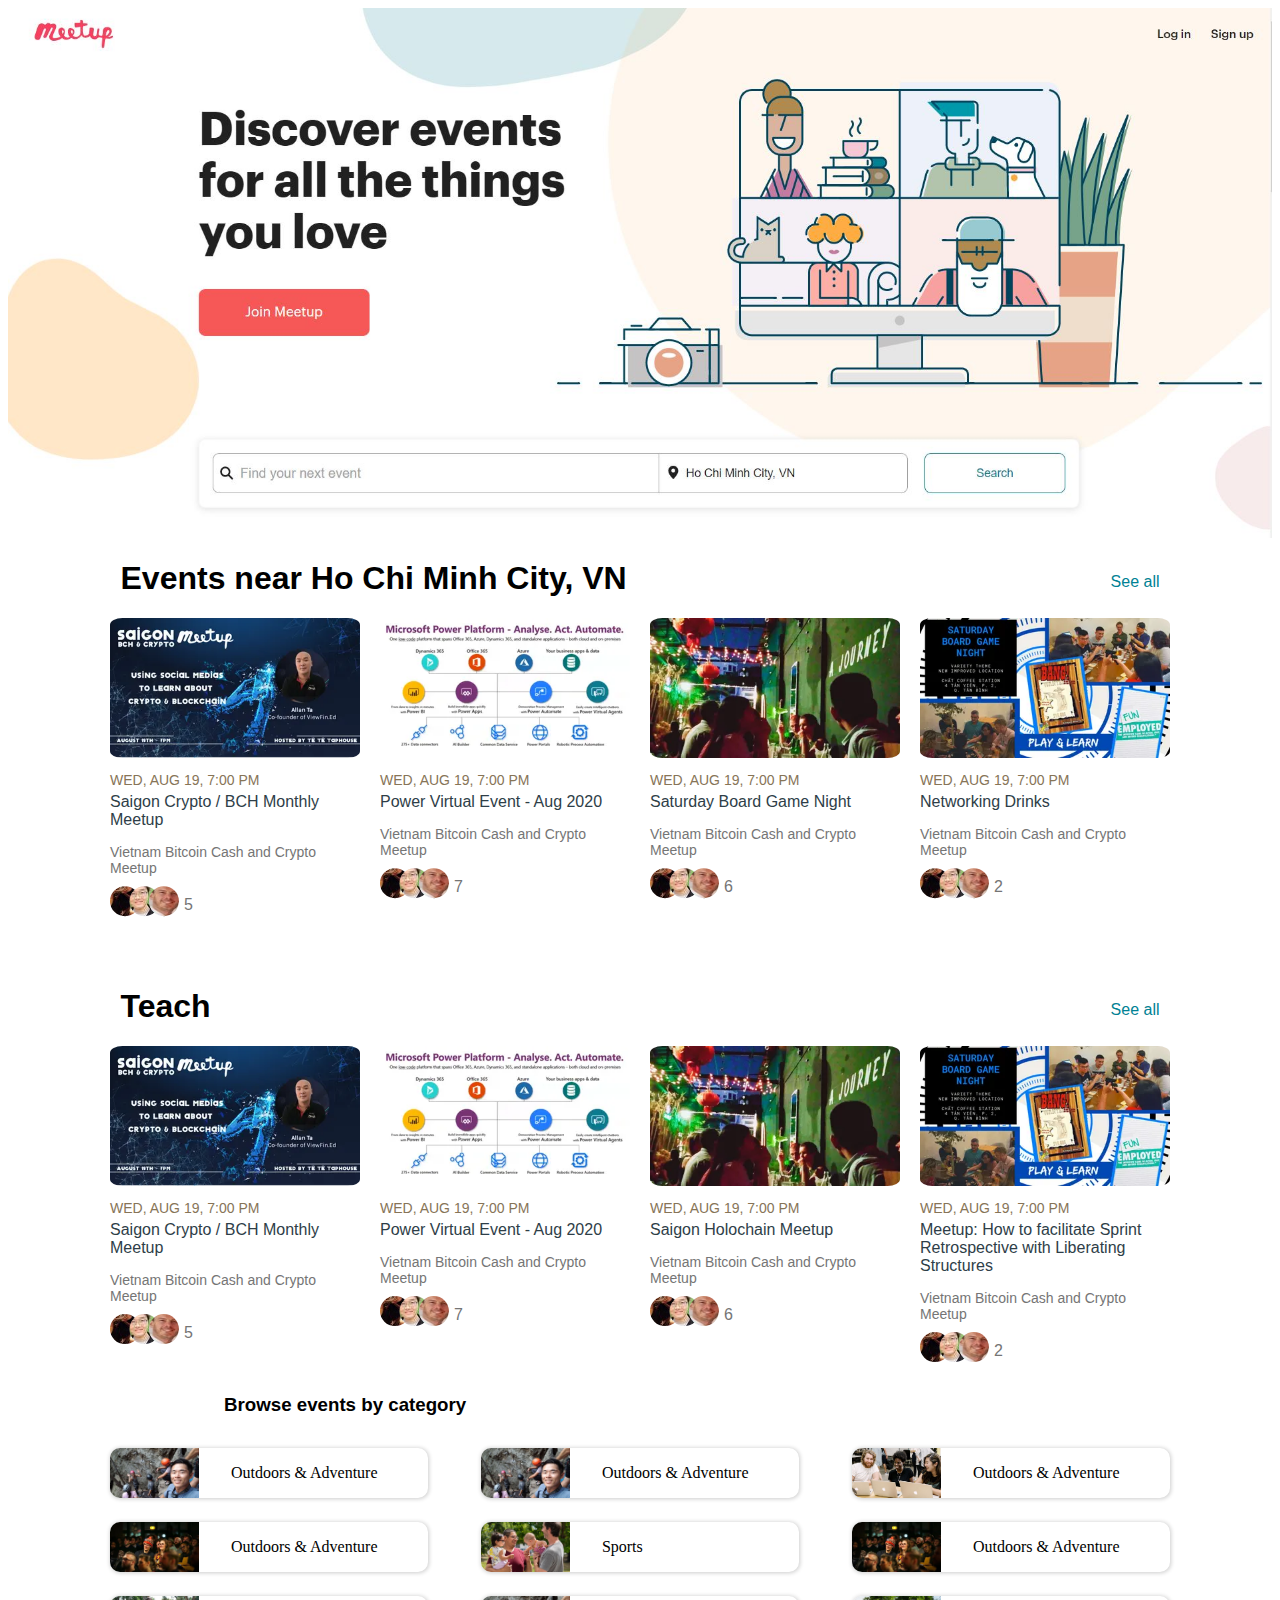
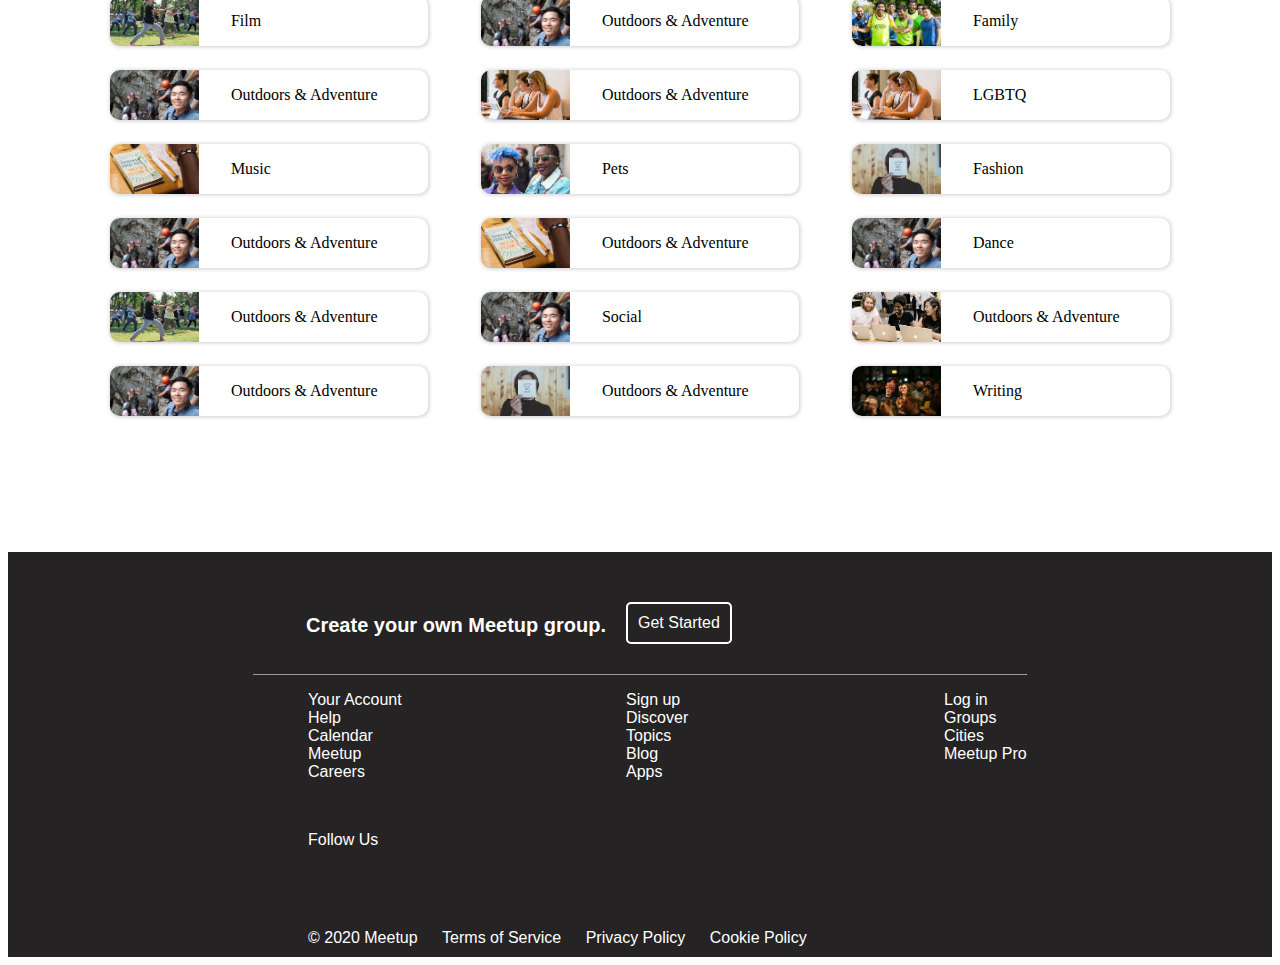
<file: index.html>
<!DOCTYPE html>
<html lang="en">
<head>
    <meta charset="UTF-8">
    <meta name="viewport" content="width=device-width, initial-scale=1.0">
    <title>Meetup.com-We are what we do</title>
    <link rel="stylesheet" href="https://use.fontawesome.com/releases/v5.1.1/css/all.css" integrity="sha384-O8whS3fhG2OnA5Kas0Y9l3cfpmYjapjI0E4theH4iuMD+pLhbf6JI0jIMfYcK3yZ" crossorigin="anonymous">
    <link rel="stylesheet" href="./layout.css">
    <link rel="stylesheet" href="./header.css">
    <link rel="stylesheet" href="./Cpn-event-near.css">
    <link rel="stylesheet" href="./Cpn-teach.css">
    <link rel="stylesheet" href="./Cpn-browse-event.css">
    <link rel="stylesheet" href="./footer.css">
</head>
<body>
    <div class="wrapper">
        <div class="header">
            <img src="./header.JPG" alt="">
        </div>
        <div class="main">
            <div class="event-near">
                <div class="envent-title">
                    <div class="name">
                        <h1>Events near Ho Chi Minh City, VN</h1>
                    </div>
                    <div class="seeall"><a class="link" href="#">See all</a></div>
                </div>
                <div class="content">
                    <div class="event">
                        <img src="./Cpn-event-near/anh1.jpg" alt="" class="anh">
                        <div class="datemonth"> Wed, Aug 19, 7:00 PM </div>
                        <div class="adress"> Saigon Crypto / BCH Monthly Meetup </div>
                        <div class="title"> Vietnam Bitcoin Cash and Crypto Meetup</div>
                        <div class="take-part-in">
                            <div class="avatar">
                            <img src="./Cpn-event-near/avatar1.jpg" alt="" class="avata1">
                            <img src="./Cpn-event-near/avatar2.jpg" alt="" class="avata2">
                            <img src="./Cpn-event-near/avatar3.jpg" alt="" class="avata3">
                            </div>           
                            <div class="number">5</div>
                        </div>         
                    </div>
                    <div class="event">
                        <img src="./Cpn-event-near/anh2.jpg" alt="" class="anh">
                        <div class="datemonth"> Wed, Aug 19, 7:00 PM </div>
                        <div class="adress"> Power Virtual Event - Aug 2020  </div>
                        <div class="title"> Vietnam Bitcoin Cash and Crypto Meetup</div>
                        <div class="take-part-in">
                            <div class="avatar">
                            <img src="./Cpn-event-near/avatar1.jpg" alt="" class="avata1">
                            <img src="./Cpn-event-near/avatar2.jpg" alt="" class="avata2">
                            <img src="./Cpn-event-near/avatar3.jpg" alt="" class="avata3">
                            </div>           
                            <div class="number">7</div>
                        </div>         
                    </div>
                    <div class="event">
                        <img src="./Cpn-event-near/anh3.jpg" alt="" class="anh">
                        <div class="datemonth"> Wed, Aug 19, 7:00 PM </div>
                        <div class="adress"> Saturday Board Game Night </div>
                        <div class="title"> Vietnam Bitcoin Cash and Crypto Meetup</div>
                        <div class="take-part-in">
                            <div class="avatar">
                            <img src="./Cpn-event-near/avatar1.jpg" alt="" class="avata1">
                            <img src="./Cpn-event-near/avatar2.jpg" alt="" class="avata2">
                            <img src="./Cpn-event-near/avatar3.jpg" alt="" class="avata3">
                            </div>           
                            <div class="number">6</div>
                        </div>         
                    </div>
                    <div class="event">
                        <img src="./Cpn-event-near/anh4.jpg" alt="" class="anh">
                        <div class="datemonth"> Wed, Aug 19, 7:00 PM </div>
                        <div class="adress"> Networking Drinks </div>
                        <div class="title"> Vietnam Bitcoin Cash and Crypto Meetup</div>
                        <div class="take-part-in">
                            <div class="avatar">
                            <img src="./Cpn-event-near/avatar1.jpg" alt="" class="avata1">
                            <img src="./Cpn-event-near/avatar2.jpg" alt="" class="avata2">
                            <img src="./Cpn-event-near/avatar3.jpg" alt="" class="avata3">
                            </div>           
                            <div class="number">2</div>
                        </div>         
                    </div>
                </div>
            </div>
            <div class="teach">
                <div class="envent-title">
                    <div class="name">
                        <h1>Teach</h1>
                    </div>
                    <div class="seeall"><a class="link" href="#">See all</a></div>
                </div>
                <div class="content">
                    <div class="event">
                        <img src="./Cpn-event-near/anh1.jpg" alt="" class="anh">
                        <div class="datemonth"> Wed, Aug 19, 7:00 PM </div>
                        <div class="adress"> Saigon Crypto / BCH Monthly Meetup </div>
                        <div class="title"> Vietnam Bitcoin Cash and Crypto Meetup</div>
                        <div class="take-part-in">
                            <div class="avatar">
                            <img src="./Cpn-event-near/avatar1.jpg" alt="" class="avata1">
                            <img src="./Cpn-event-near/avatar2.jpg" alt="" class="avata2">
                            <img src="./Cpn-event-near/avatar3.jpg" alt="" class="avata3">
                            </div>           
                            <div class="number">5</div>
                        </div>         
                    </div>
                    <div class="event">
                        <img src="./Cpn-event-near/anh2.jpg" alt="" class="anh">
                        <div class="datemonth"> Wed, Aug 19, 7:00 PM </div>
                        <div class="adress"> Power Virtual Event - Aug 2020  </div>
                        <div class="title"> Vietnam Bitcoin Cash and Crypto Meetup</div>
                        <div class="take-part-in">
                            <div class="avatar">
                            <img src="./Cpn-event-near/avatar1.jpg" alt="" class="avata1">
                            <img src="./Cpn-event-near/avatar2.jpg" alt="" class="avata2">
                            <img src="./Cpn-event-near/avatar3.jpg" alt="" class="avata3">
                            </div>           
                            <div class="number">7</div>
                        </div>         
                    </div>
                    <div class="event">
                        <img src="./Cpn-event-near/anh3.jpg" alt="" class="anh">
                        <div class="datemonth"> Wed, Aug 19, 7:00 PM </div>
                        <div class="adress">Saigon Holochain Meetup </div>
                        <div class="title"> Vietnam Bitcoin Cash and Crypto Meetup</div>
                        <div class="take-part-in">
                            <div class="avatar">
                            <img src="./Cpn-event-near/avatar1.jpg" alt="" class="avata1">
                            <img src="./Cpn-event-near/avatar2.jpg" alt="" class="avata2">
                            <img src="./Cpn-event-near/avatar3.jpg" alt="" class="avata3">
                            </div>           
                            <div class="number">6</div>
                        </div>         
                    </div>
                    <div class="event">
                        <img src="./Cpn-event-near/anh4.jpg" alt="" class="anh">
                        <div class="datemonth"> Wed, Aug 19, 7:00 PM </div>
                        <div class="adress"> ​Meetup: How to facilitate Sprint Retrospective with Liberating Structures </div>
                        <div class="title"> Vietnam Bitcoin Cash and Crypto Meetup</div>
                        <div class="take-part-in">
                            <div class="avatar">
                            <img src="./Cpn-event-near/avatar1.jpg" alt="" class="avata1">
                            <img src="./Cpn-event-near/avatar2.jpg" alt="" class="avata2">
                            <img src="./Cpn-event-near/avatar3.jpg" alt="" class="avata3">
                            </div>           
                            <div class="number">2</div>
                        </div>         
                    </div>
                </div>
            </div>
            <div class="event-browse">
                <div class="nameevent">
                    <h3>Browse events by category</h3>
                </div>
                <div class="content">
                    <div class="card">
                        <img src="./Cpn-Browse-event/anh1.jpg" alt="" class="anh">
                        <p class="title"> Outdoors & Adventure </p>
                    </div>
                    <div class="card">
                        <img src="./Cpn-Browse-event/anh1.jpg" alt="" class="anh">
                        <p class="title"> Outdoors & Adventure </p>
                    </div>
                    <div class="card">
                        <img src="./Cpn-Browse-event/anh2.jpg" alt="" class="anh">
                        <p class="title"> Outdoors & Adventure </p>
                    </div>
                    <div class="card">
                        <img src="./Cpn-Browse-event/anh10.jpg" alt="" class="anh">
                        <p class="title"> Outdoors & Adventure </p>
                    </div>
                    <div class="card">
                        <img src="./Cpn-Browse-event/anh3.jpg" alt="" class="anh">
                        <p class="title"> Sports </p>
                    </div>
                    <div class="card">
                        <img src="./Cpn-Browse-event/anh10.jpg" alt="" class="anh">
                        <p class="title"> Outdoors & Adventure </p>
                    </div>
                    <div class="card">
                        <img src="./Cpn-Browse-event/anh4.jpg" alt="" class="anh">
                        <p class="title"> Film </p>
                    </div>
                    <div class="card">
                        <img src="./Cpn-Browse-event/anh1.jpg" alt="" class="anh">
                        <p class="title"> Outdoors & Adventure </p>
                    </div>
                    <div class="card">
                        <img src="./Cpn-Browse-event/anh5.jpg" alt="" class="anh">
                        <p class="title"> Family </p>
                    </div>
                    <div class="card">
                        <img src="./Cpn-Browse-event/anh1.jpg" alt="" class="anh">
                        <p class="title"> Outdoors & Adventure </p>
                    </div>
                    <div class="card">
                        <img src="./Cpn-Browse-event/anh6.jpg" alt="" class="anh">
                        <p class="title"> Outdoors & Adventure </p>
                    </div>
                    <div class="card">
                        <img src="./Cpn-Browse-event/anh6.jpg" alt="" class="anh">
                        <p class="title"> LGBTQ </p>
                    </div>
                    <div class="card">
                        <img src="./Cpn-Browse-event/anh8.jpg" alt="" class="anh">
                        <p class="title"> Music </p>
                    </div>
                    <div class="card">
                        <img src="./Cpn-Browse-event/anh7.jpg" alt="" class="anh">
                        <p class="title"> Pets </p>
                    </div>
                    <div class="card">
                        <img src="./Cpn-Browse-event/anh9.jpg" alt="" class="anh">
                        <p class="title"> Fashion </p>
                    </div>
                    <div class="card">
                        <img src="./Cpn-Browse-event/anh1.jpg" alt="" class="anh">
                        <p class="title"> Outdoors & Adventure </p>
                    </div>
                    <div class="card">
                        <img src="./Cpn-Browse-event/anh8.jpg" alt="" class="anh">
                        <p class="title"> Outdoors & Adventure </p>
                    </div>
                    <div class="card">
                        <img src="./Cpn-Browse-event/anh1.jpg" alt="" class="anh">
                        <p class="title"> Dance </p>
                    </div>
                    <div class="card">
                        <img src="./Cpn-Browse-event/anh4.jpg" alt="" class="anh">
                        <p class="title"> Outdoors & Adventure </p>
                    </div>
                    <div class="card">
                        <img src="./Cpn-Browse-event/anh1.jpg" alt="" class="anh">
                        <p class="title"> Social </p>
                    </div>
                    <div class="card">
                        <img src="./Cpn-Browse-event/anh2.jpg" alt="" class="anh">
                        <p class="title"> Outdoors & Adventure </p>
                    </div>
                    <div class="card">
                        <img src="./Cpn-Browse-event/anh1.jpg" alt="" class="anh">
                        <p class="title"> Outdoors & Adventure </p>
                    </div>
                    <div class="card">
                        <img src="./Cpn-Browse-event/anh9.jpg" alt="" class="anh">
                        <p class="title"> Outdoors & Adventure </p>
                    </div>
                    <div class="card">
                        <img src="./Cpn-Browse-event/anh10.jpg" alt="" class="anh">
                        <p class="title"> Writing </p>
                    </div>
                    
                </div>
            </div>

        </div>
        <div class="footer">
            <div class="content-footer">
                <div class="head">
                    <p>Create your own Meetup group.</p>
                    <span>Get Started</span>           
                </div>
                <hr  width="62%" size="1px" align="center"  />
                <ul class="list-item">
                    <li>Your Account</li>
                    <li>Sign up</li>
                    <li>Log in</li>
                    <li>Help</li>
                    <li>Discover</li>
                    <li>Groups</li>
                    <li>Calendar</li>
                    <li>Topics</li>
                    <li>Cities</li>
                    <li>Meetup</li>
                    <li>Blog</li>
                    <li>Meetup Pro</li>
                    <li>Careers</li>
                    <li>Apps</li>
                </ul>
                <div class="flow">
                    <span>Follow Us</span>
                </div>
                
                <div class="icon">
                    <div class="left">
                        <i class="fab fa-facebook"></i>
                        <i class="fab fa-twitter-square"></i>
                        <i class="fab fa-youtube-square"></i>
                        <i class="fab fa-instagram"></i>
                    </div>
                    <div class="right">
                        <i class="fab fa-google-play"></i>
                        <i class="fab fa-app-store-ios"></i>
                    </div>
                    
                </div>
                <div class="foot">
                     <span>© 2020 Meetup</span>   
                     <span>Terms of Service</span>   
                     <span>Privacy Policy</span>   
                     <span>Cookie Policy</span>   
                </div> 
                
            </div>
        </div>
    </div>
    
</body>
</html>
</file>
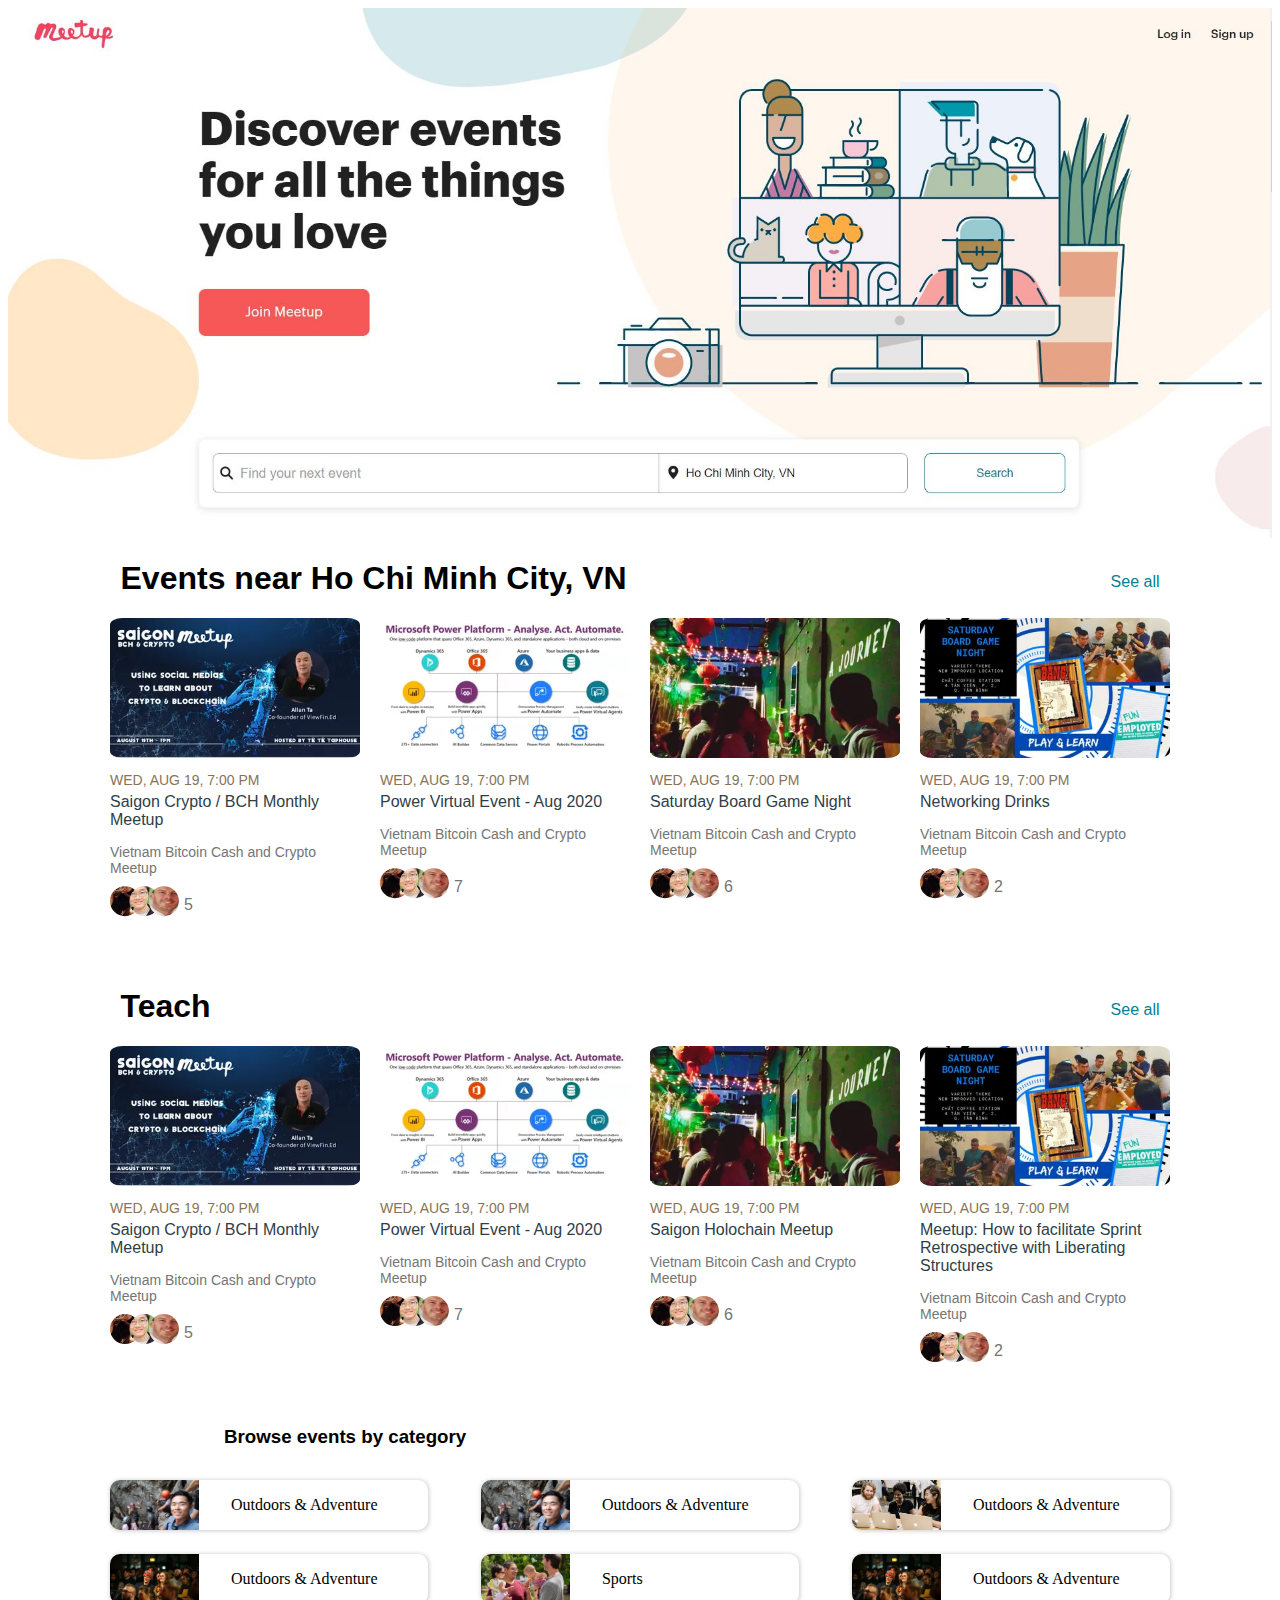
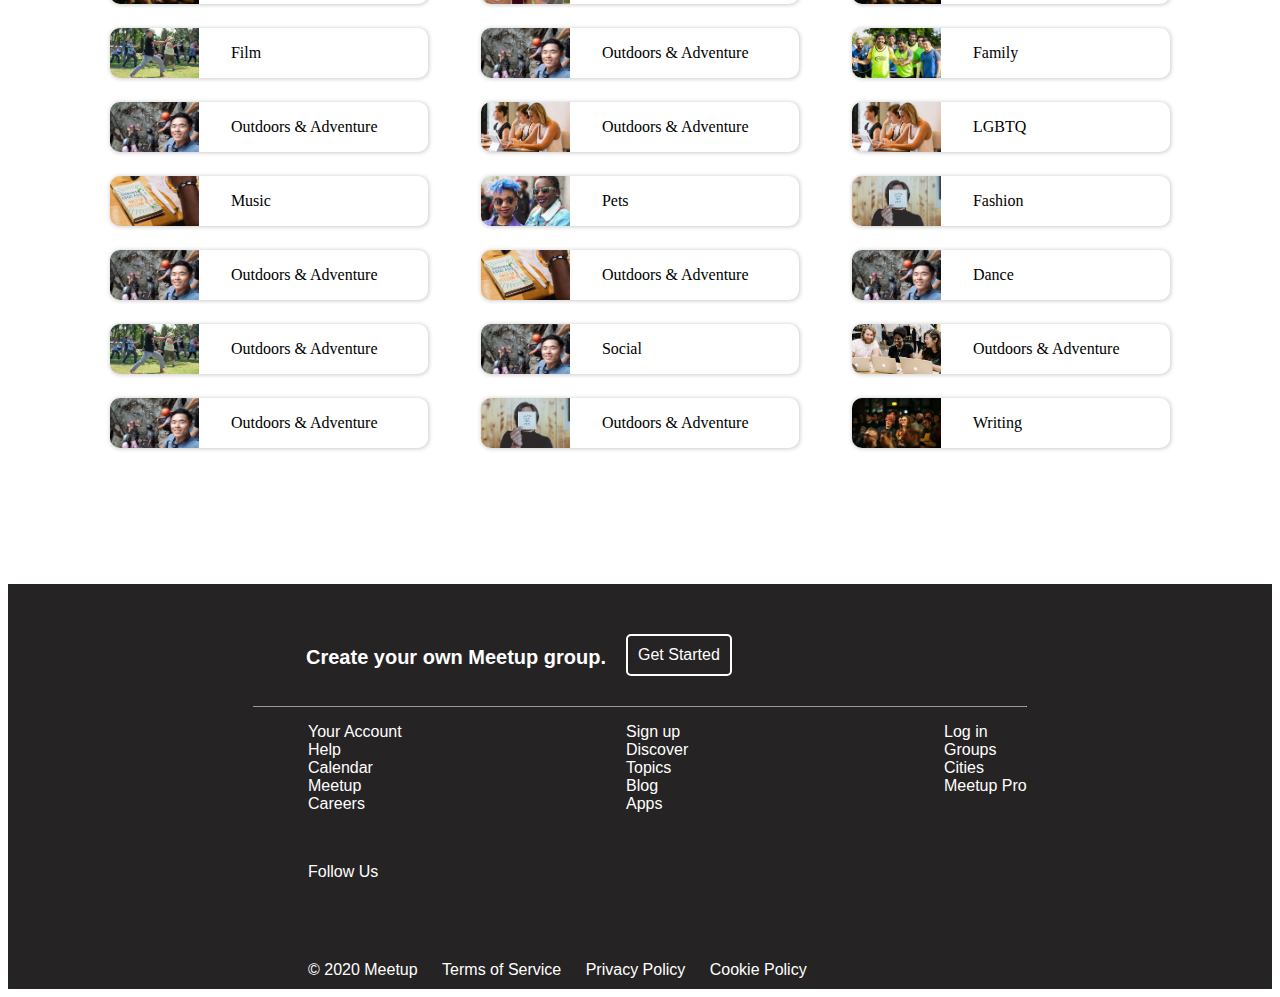
<file: public/index.html>
<!DOCTYPE html>
<html lang="en">
<head>
    <meta charset="UTF-8">
    <meta name="viewport" content="width=device-width, initial-scale=1.0">
    <title>Meetup.com-We are what we do</title>
    <link rel="stylesheet" href="https://use.fontawesome.com/releases/v5.1.1/css/all.css" integrity="sha384-O8whS3fhG2OnA5Kas0Y9l3cfpmYjapjI0E4theH4iuMD+pLhbf6JI0jIMfYcK3yZ" crossorigin="anonymous">
    <link rel="stylesheet" href="./layout.css">
    <link rel="stylesheet" href="./header.css">
    <link rel="stylesheet" href="./Cpn-event-near.css">
    <link rel="stylesheet" href="./Cpn-teach.css">
    <link rel="stylesheet" href="./Cpn-browse-event.css">
    <link rel="stylesheet" href="./footer.css">
    <!-- favicon-->
    <link rel="apple-touch-icon" sizes="57x57" href="./favicon/apple-icon-57x57.png">
    <link rel="apple-touch-icon" sizes="60x60" href="./favicon/apple-icon-60x60.png">
    <link rel="apple-touch-icon" sizes="72x72" href="./favicon/apple-icon-72x72.png">
    <link rel="apple-touch-icon" sizes="76x76" href="./favicon/apple-icon-76x76.png">
    <link rel="apple-touch-icon" sizes="114x114" href="./favicon/apple-icon-114x114.png">
    <link rel="apple-touch-icon" sizes="120x120" href="./favicon/apple-icon-120x120.png">
    <link rel="apple-touch-icon" sizes="144x144" href="./favicon/apple-icon-144x144.png">
    <link rel="apple-touch-icon" sizes="152x152" href="./favicon/apple-icon-152x152.png">
    <link rel="apple-touch-icon" sizes="180x180" href="./favicon/apple-icon-180x180.png">
    <link rel="icon" type="image/png" sizes="192x192"  href="./favicon/android-icon-192x192.png">
    <link rel="icon" type="image/png" sizes="32x32" href="./favicon/favicon-32x32.png">
    <link rel="icon" type="image/png" sizes="96x96" href="./favicon/favicon-96x96.png">
    <link rel="icon" type="image/png" sizes="16x16" href="./favicon/favicon-16x16.png">
    <link rel="manifest" href="./favicon/manifest.json">
    <meta name="msapplication-TileColor" content="#ffffff">
    <meta name="msapplication-TileImage" content="./favicon/ms-icon-144x144.png">
    <meta name="theme-color" content="#ffffff">

</head>
<body>
    <div class="wrapper">
        <div class="header">
            <img src="./header.JPG" alt="">
        </div>
        <div class="main">
            <div class="event-near">
                <div class="envent-title">
                    <div class="name">
                        <h1>Events near Ho Chi Minh City, VN</h1>
                    </div>
                    <div class="seeall"><a class="link" href="#">See all</a></div>
                </div>
                <div class="content">
                    <div class="event">
                        <img src="./Cpn-event-near/anh1.jpg" alt="" class="anh">
                        <div class="datemonth"> Wed, Aug 19, 7:00 PM </div>
                        <div class="adress"> Saigon Crypto / BCH Monthly Meetup </div>
                        <div class="title"> Vietnam Bitcoin Cash and Crypto Meetup</div>
                        <div class="take-part-in">
                            <div class="avatar">
                            <img src="./Cpn-event-near/avatar1.jpg" alt="" class="avata1">
                            <img src="./Cpn-event-near/avatar2.jpg" alt="" class="avata2">
                            <img src="./Cpn-event-near/avatar3.jpg" alt="" class="avata3">
                            </div>           
                            <div class="number">5</div>
                        </div>         
                    </div>
                    <div class="event">
                        <img src="./Cpn-event-near/anh2.jpg" alt="" class="anh">
                        <div class="datemonth"> Wed, Aug 19, 7:00 PM </div>
                        <div class="adress"> Power Virtual Event - Aug 2020  </div>
                        <div class="title"> Vietnam Bitcoin Cash and Crypto Meetup</div>
                        <div class="take-part-in">
                            <div class="avatar">
                            <img src="./Cpn-event-near/avatar1.jpg" alt="" class="avata1">
                            <img src="./Cpn-event-near/avatar2.jpg" alt="" class="avata2">
                            <img src="./Cpn-event-near/avatar3.jpg" alt="" class="avata3">
                            </div>           
                            <div class="number">7</div>
                        </div>         
                    </div>
                    <div class="event">
                        <img src="./Cpn-event-near/anh3.jpg" alt="" class="anh">
                        <div class="datemonth"> Wed, Aug 19, 7:00 PM </div>
                        <div class="adress"> Saturday Board Game Night </div>
                        <div class="title"> Vietnam Bitcoin Cash and Crypto Meetup</div>
                        <div class="take-part-in">
                            <div class="avatar">
                            <img src="./Cpn-event-near/avatar1.jpg" alt="" class="avata1">
                            <img src="./Cpn-event-near/avatar2.jpg" alt="" class="avata2">
                            <img src="./Cpn-event-near/avatar3.jpg" alt="" class="avata3">
                            </div>           
                            <div class="number">6</div>
                        </div>         
                    </div>
                    <div class="event">
                        <img src="./Cpn-event-near/anh4.jpg" alt="" class="anh">
                        <div class="datemonth"> Wed, Aug 19, 7:00 PM </div>
                        <div class="adress"> Networking Drinks </div>
                        <div class="title"> Vietnam Bitcoin Cash and Crypto Meetup</div>
                        <div class="take-part-in">
                            <div class="avatar">
                            <img src="./Cpn-event-near/avatar1.jpg" alt="" class="avata1">
                            <img src="./Cpn-event-near/avatar2.jpg" alt="" class="avata2">
                            <img src="./Cpn-event-near/avatar3.jpg" alt="" class="avata3">
                            </div>           
                            <div class="number">2</div>
                        </div>         
                    </div>
                </div>
            </div>
            <div class="teach">
                <div class="envent-title">
                    <div class="name">
                        <h1>Teach</h1>
                    </div>
                    <div class="seeall"><a class="link" href="#">See all</a></div>
                </div>
                <div class="content">
                    <div class="event">
                        <img src="./Cpn-event-near/anh1.jpg" alt="" class="anh">
                        <div class="datemonth"> Wed, Aug 19, 7:00 PM </div>
                        <div class="adress"> Saigon Crypto / BCH Monthly Meetup </div>
                        <div class="title"> Vietnam Bitcoin Cash and Crypto Meetup</div>
                        <div class="take-part-in">
                            <div class="avatar">
                            <img src="./Cpn-event-near/avatar1.jpg" alt="" class="avata1">
                            <img src="./Cpn-event-near/avatar2.jpg" alt="" class="avata2">
                            <img src="./Cpn-event-near/avatar3.jpg" alt="" class="avata3">
                            </div>           
                            <div class="number">5</div>
                        </div>         
                    </div>
                    <div class="event">
                        <img src="./Cpn-event-near/anh2.jpg" alt="" class="anh">
                        <div class="datemonth"> Wed, Aug 19, 7:00 PM </div>
                        <div class="adress"> Power Virtual Event - Aug 2020  </div>
                        <div class="title"> Vietnam Bitcoin Cash and Crypto Meetup</div>
                        <div class="take-part-in">
                            <div class="avatar">
                            <img src="./Cpn-event-near/avatar1.jpg" alt="" class="avata1">
                            <img src="./Cpn-event-near/avatar2.jpg" alt="" class="avata2">
                            <img src="./Cpn-event-near/avatar3.jpg" alt="" class="avata3">
                            </div>           
                            <div class="number">7</div>
                        </div>         
                    </div>
                    <div class="event">
                        <img src="./Cpn-event-near/anh3.jpg" alt="" class="anh">
                        <div class="datemonth"> Wed, Aug 19, 7:00 PM </div>
                        <div class="adress">Saigon Holochain Meetup </div>
                        <div class="title"> Vietnam Bitcoin Cash and Crypto Meetup</div>
                        <div class="take-part-in">
                            <div class="avatar">
                            <img src="./Cpn-event-near/avatar1.jpg" alt="" class="avata1">
                            <img src="./Cpn-event-near/avatar2.jpg" alt="" class="avata2">
                            <img src="./Cpn-event-near/avatar3.jpg" alt="" class="avata3">
                            </div>           
                            <div class="number">6</div>
                        </div>         
                    </div>
                    <div class="event">
                        <img src="./Cpn-event-near/anh4.jpg" alt="" class="anh">
                        <div class="datemonth"> Wed, Aug 19, 7:00 PM </div>
                        <div class="adress"> ​Meetup: How to facilitate Sprint Retrospective with Liberating Structures </div>
                        <div class="title"> Vietnam Bitcoin Cash and Crypto Meetup</div>
                        <div class="take-part-in">
                            <div class="avatar">
                            <img src="./Cpn-event-near/avatar1.jpg" alt="" class="avata1">
                            <img src="./Cpn-event-near/avatar2.jpg" alt="" class="avata2">
                            <img src="./Cpn-event-near/avatar3.jpg" alt="" class="avata3">
                            </div>           
                            <div class="number">2</div>
                        </div>         
                    </div>
                </div>
            </div>
            <div class="event-browse">
                <div class="nameevent">
                    <h3>Browse events by category</h3>
                </div>
                <div class="content">
                    <div class="card">
                        <img src="./Cpn-Browse-event/anh1.jpg" alt="" class="anh">
                        <p class="title"> Outdoors & Adventure </p>
                    </div>
                    <div class="card">
                        <img src="./Cpn-Browse-event/anh1.jpg" alt="" class="anh">
                        <p class="title"> Outdoors & Adventure </p>
                    </div>
                    <div class="card">
                        <img src="./Cpn-Browse-event/anh2.jpg" alt="" class="anh">
                        <p class="title"> Outdoors & Adventure </p>
                    </div>
                    <div class="card">
                        <img src="./Cpn-Browse-event/anh10.jpg" alt="" class="anh">
                        <p class="title"> Outdoors & Adventure </p>
                    </div>
                    <div class="card">
                        <img src="./Cpn-Browse-event/anh3.jpg" alt="" class="anh">
                        <p class="title"> Sports </p>
                    </div>
                    <div class="card">
                        <img src="./Cpn-Browse-event/anh10.jpg" alt="" class="anh">
                        <p class="title"> Outdoors & Adventure </p>
                    </div>
                    <div class="card">
                        <img src="./Cpn-Browse-event/anh4.jpg" alt="" class="anh">
                        <p class="title"> Film </p>
                    </div>
                    <div class="card">
                        <img src="./Cpn-Browse-event/anh1.jpg" alt="" class="anh">
                        <p class="title"> Outdoors & Adventure </p>
                    </div>
                    <div class="card">
                        <img src="./Cpn-Browse-event/anh5.jpg" alt="" class="anh">
                        <p class="title"> Family </p>
                    </div>
                    <div class="card">
                        <img src="./Cpn-Browse-event/anh1.jpg" alt="" class="anh">
                        <p class="title"> Outdoors & Adventure </p>
                    </div>
                    <div class="card">
                        <img src="./Cpn-Browse-event/anh6.jpg" alt="" class="anh">
                        <p class="title"> Outdoors & Adventure </p>
                    </div>
                    <div class="card">
                        <img src="./Cpn-Browse-event/anh6.jpg" alt="" class="anh">
                        <p class="title"> LGBTQ </p>
                    </div>
                    <div class="card">
                        <img src="./Cpn-Browse-event/anh8.jpg" alt="" class="anh">
                        <p class="title"> Music </p>
                    </div>
                    <div class="card">
                        <img src="./Cpn-Browse-event/anh7.jpg" alt="" class="anh">
                        <p class="title"> Pets </p>
                    </div>
                    <div class="card">
                        <img src="./Cpn-Browse-event/anh9.jpg" alt="" class="anh">
                        <p class="title"> Fashion </p>
                    </div>
                    <div class="card">
                        <img src="./Cpn-Browse-event/anh1.jpg" alt="" class="anh">
                        <p class="title"> Outdoors & Adventure </p>
                    </div>
                    <div class="card">
                        <img src="./Cpn-Browse-event/anh8.jpg" alt="" class="anh">
                        <p class="title"> Outdoors & Adventure </p>
                    </div>
                    <div class="card">
                        <img src="./Cpn-Browse-event/anh1.jpg" alt="" class="anh">
                        <p class="title"> Dance </p>
                    </div>
                    <div class="card">
                        <img src="./Cpn-Browse-event/anh4.jpg" alt="" class="anh">
                        <p class="title"> Outdoors & Adventure </p>
                    </div>
                    <div class="card">
                        <img src="./Cpn-Browse-event/anh1.jpg" alt="" class="anh">
                        <p class="title"> Social </p>
                    </div>
                    <div class="card">
                        <img src="./Cpn-Browse-event/anh2.jpg" alt="" class="anh">
                        <p class="title"> Outdoors & Adventure </p>
                    </div>
                    <div class="card">
                        <img src="./Cpn-Browse-event/anh1.jpg" alt="" class="anh">
                        <p class="title"> Outdoors & Adventure </p>
                    </div>
                    <div class="card">
                        <img src="./Cpn-Browse-event/anh9.jpg" alt="" class="anh">
                        <p class="title"> Outdoors & Adventure </p>
                    </div>
                    <div class="card">
                        <img src="./Cpn-Browse-event/anh10.jpg" alt="" class="anh">
                        <p class="title"> Writing </p>
                    </div>
                    
                </div>
            </div>

        </div>
        <div class="footer">
            <div class="content-footer">
                <div class="head">
                    <p>Create your own Meetup group.</p>
                    <span>Get Started</span>           
                </div>
                <hr  width="62%" size="1px" align="center"  />
                <ul class="list-item">
                    <li>Your Account</li>
                    <li>Sign up</li>
                    <li>Log in</li>
                    <li>Help</li>
                    <li>Discover</li>
                    <li>Groups</li>
                    <li>Calendar</li>
                    <li>Topics</li>
                    <li>Cities</li>
                    <li>Meetup</li>
                    <li>Blog</li>
                    <li>Meetup Pro</li>
                    <li>Careers</li>
                    <li>Apps</li>
                </ul>
                <div class="flow">
                    <span>Follow Us</span>
                </div>
                
                <div class="icon">
                    <div class="left">
                        <i class="fab fa-facebook"></i>
                        <i class="fab fa-twitter-square"></i>
                        <i class="fab fa-youtube-square"></i>
                        <i class="fab fa-instagram"></i>
                    </div>
                    <div class="right">
                        <i class="fab fa-google-play"></i>
                        <i class="fab fa-app-store-ios"></i>
                    </div>
                    
                </div>
                <div class="foot">
                     <span>© 2020 Meetup</span>   
                     <span>Terms of Service</span>   
                     <span>Privacy Policy</span>   
                     <span>Cookie Policy</span>   
                </div> 
                
            </div>
        </div>
    </div>
    
</body>
</html>
</file>
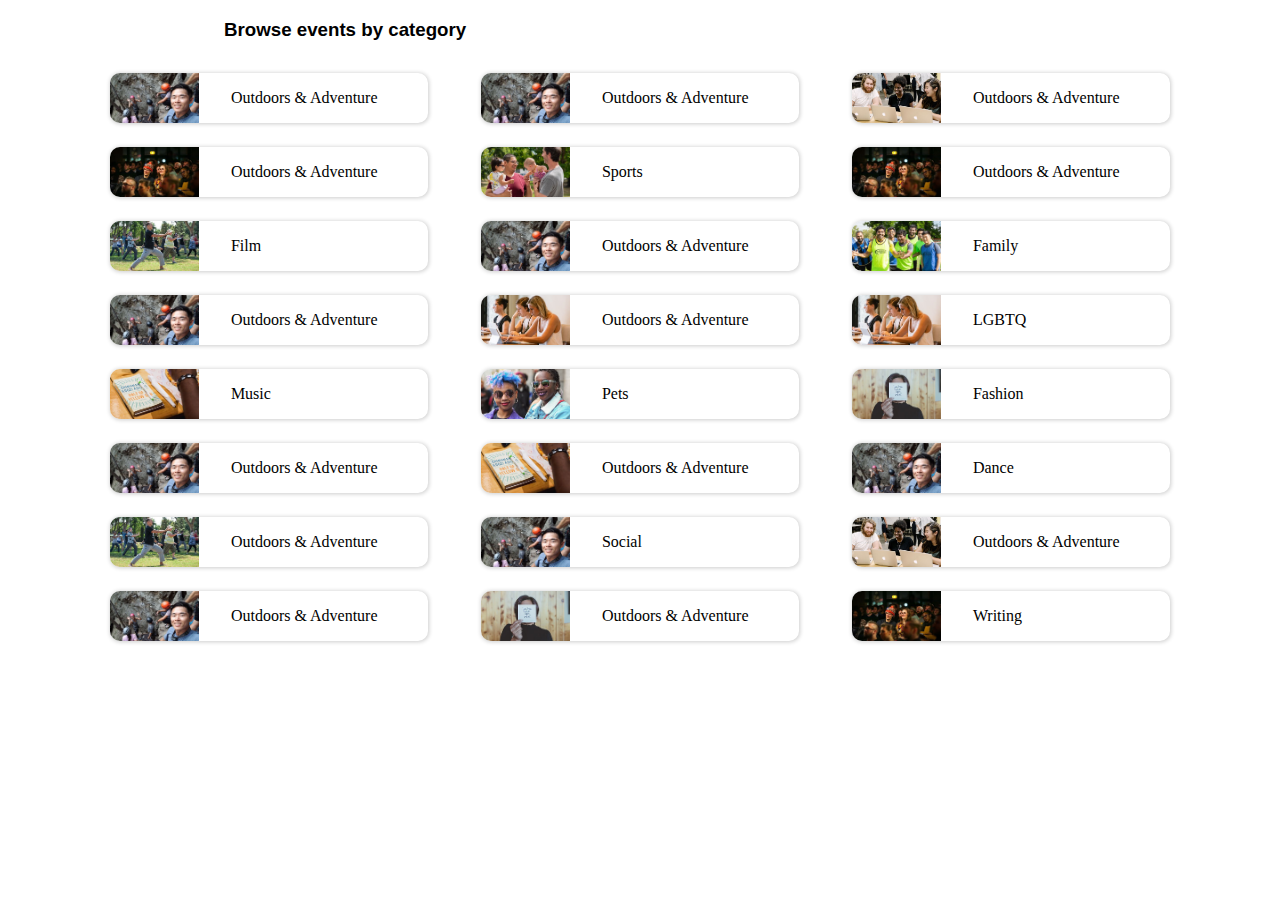
<file: Cpn-browse-event.html>
<!DOCTYPE html>
<html lang="en">
<head>
    <meta charset="UTF-8">
    <meta name="viewport" content="width=device-width, initial-scale=1.0">
    <title>Document</title>
    <link rel="stylesheet" href="./Cpn-browse-event.css">
</head>
<body>
    
    <div class="nameevent">
        <h3>Browse events by category</h3>
    </div>
    <div class="content">
        <div class="card">
            <img src="./Cpn-Browse-event/anh1.jpg" alt="" class="anh">
            <p class="title"> Outdoors & Adventure </p>
        </div>
        <div class="card">
            <img src="./Cpn-Browse-event/anh1.jpg" alt="" class="anh">
            <p class="title"> Outdoors & Adventure </p>
        </div>
        <div class="card">
            <img src="./Cpn-Browse-event/anh2.jpg" alt="" class="anh">
            <p class="title"> Outdoors & Adventure </p>
        </div>
        <div class="card">
            <img src="./Cpn-Browse-event/anh10.jpg" alt="" class="anh">
            <p class="title"> Outdoors & Adventure </p>
        </div>
        <div class="card">
            <img src="./Cpn-Browse-event/anh3.jpg" alt="" class="anh">
            <p class="title"> Sports </p>
        </div>
        <div class="card">
            <img src="./Cpn-Browse-event/anh10.jpg" alt="" class="anh">
            <p class="title"> Outdoors & Adventure </p>
        </div>
        <div class="card">
            <img src="./Cpn-Browse-event/anh4.jpg" alt="" class="anh">
            <p class="title"> Film </p>
        </div>
        <div class="card">
            <img src="./Cpn-Browse-event/anh1.jpg" alt="" class="anh">
            <p class="title"> Outdoors & Adventure </p>
        </div>
        <div class="card">
            <img src="./Cpn-Browse-event/anh5.jpg" alt="" class="anh">
            <p class="title"> Family </p>
        </div>
        <div class="card">
            <img src="./Cpn-Browse-event/anh1.jpg" alt="" class="anh">
            <p class="title"> Outdoors & Adventure </p>
        </div>
        <div class="card">
            <img src="./Cpn-Browse-event/anh6.jpg" alt="" class="anh">
            <p class="title"> Outdoors & Adventure </p>
        </div>
        <div class="card">
            <img src="./Cpn-Browse-event/anh6.jpg" alt="" class="anh">
            <p class="title"> LGBTQ </p>
        </div>
        <div class="card">
            <img src="./Cpn-Browse-event/anh8.jpg" alt="" class="anh">
            <p class="title"> Music </p>
        </div>
        <div class="card">
            <img src="./Cpn-Browse-event/anh7.jpg" alt="" class="anh">
            <p class="title"> Pets </p>
        </div>
        <div class="card">
            <img src="./Cpn-Browse-event/anh9.jpg" alt="" class="anh">
            <p class="title"> Fashion </p>
        </div>
        <div class="card">
            <img src="./Cpn-Browse-event/anh1.jpg" alt="" class="anh">
            <p class="title"> Outdoors & Adventure </p>
        </div>
        <div class="card">
            <img src="./Cpn-Browse-event/anh8.jpg" alt="" class="anh">
            <p class="title"> Outdoors & Adventure </p>
        </div>
        <div class="card">
            <img src="./Cpn-Browse-event/anh1.jpg" alt="" class="anh">
            <p class="title"> Dance </p>
        </div>
        <div class="card">
            <img src="./Cpn-Browse-event/anh4.jpg" alt="" class="anh">
            <p class="title"> Outdoors & Adventure </p>
        </div>
        <div class="card">
            <img src="./Cpn-Browse-event/anh1.jpg" alt="" class="anh">
            <p class="title"> Social </p>
        </div>
        <div class="card">
            <img src="./Cpn-Browse-event/anh2.jpg" alt="" class="anh">
            <p class="title"> Outdoors & Adventure </p>
        </div>
        <div class="card">
            <img src="./Cpn-Browse-event/anh1.jpg" alt="" class="anh">
            <p class="title"> Outdoors & Adventure </p>
        </div>
        <div class="card">
            <img src="./Cpn-Browse-event/anh9.jpg" alt="" class="anh">
            <p class="title"> Outdoors & Adventure </p>
        </div>
        <div class="card">
            <img src="./Cpn-Browse-event/anh10.jpg" alt="" class="anh">
            <p class="title"> Writing </p>
        </div>
        
    </div>
    
</body>
</html>
</file>
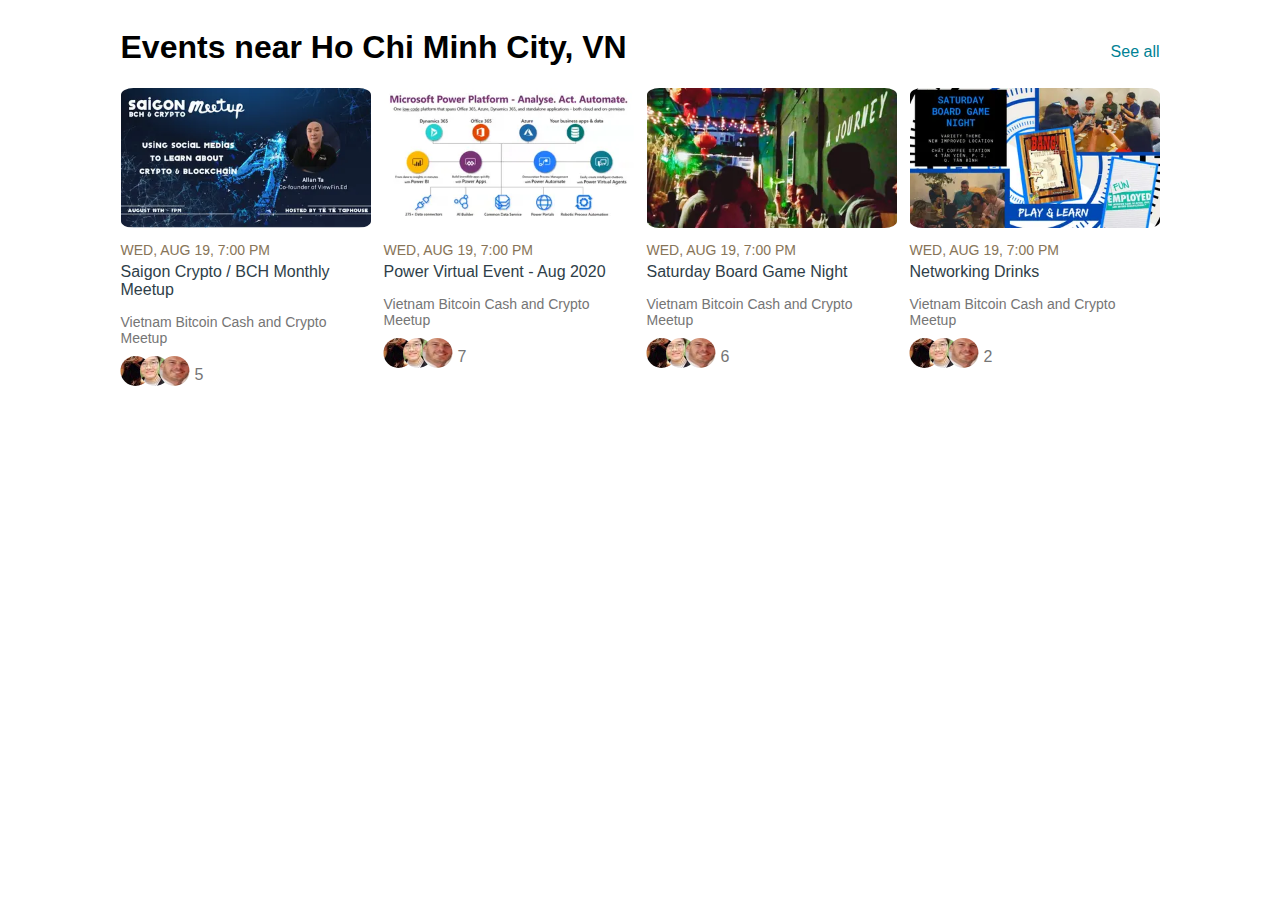
<file: Cpn-event-near.html>
<!DOCTYPE html>
<html lang="en">
<head>
    <meta charset="UTF-8">
    <meta name="viewport" content="width=device-width, initial-scale=1.0">
    <title>Document</title>
    <link rel="stylesheet" href="./Cpn-event-near.css">
</head>
<body>
    <div class="envent-title">
        <div class="name">
            <h1>Events near Ho Chi Minh City, VN</h1>
        </div>
        <div class="seeall"><a class="link" href="#">See all</a></div>
    </div>
    <div class="content">
        <div class="event">
            <img src="./Cpn-event-near/anh1.jpg" alt="" class="anh">
            <div class="datemonth"> Wed, Aug 19, 7:00 PM </div>
            <div class="adress"> Saigon Crypto / BCH Monthly Meetup </div>
            <div class="title"> Vietnam Bitcoin Cash and Crypto Meetup</div>
            <div class="take-part-in">
                <div class="avatar">
                <img src="./Cpn-event-near/avatar1.jpg" alt="" class="avata1">
                <img src="./Cpn-event-near/avatar2.jpg" alt="" class="avata2">
                <img src="./Cpn-event-near/avatar3.jpg" alt="" class="avata3">
                </div>           
                <div class="number">5</div>
            </div>         
        </div>
        <div class="event">
            <img src="./Cpn-event-near/anh2.jpg" alt="" class="anh">
            <div class="datemonth"> Wed, Aug 19, 7:00 PM </div>
            <div class="adress"> Power Virtual Event - Aug 2020  </div>
            <div class="title"> Vietnam Bitcoin Cash and Crypto Meetup</div>
            <div class="take-part-in">
                <div class="avatar">
                <img src="./Cpn-event-near/avatar1.jpg" alt="" class="avata1">
                <img src="./Cpn-event-near/avatar2.jpg" alt="" class="avata2">
                <img src="./Cpn-event-near/avatar3.jpg" alt="" class="avata3">
                </div>           
                <div class="number">7</div>
            </div>         
        </div>
        <div class="event">
            <img src="./Cpn-event-near/anh3.jpg" alt="" class="anh">
            <div class="datemonth"> Wed, Aug 19, 7:00 PM </div>
            <div class="adress"> Saturday Board Game Night </div>
            <div class="title"> Vietnam Bitcoin Cash and Crypto Meetup</div>
            <div class="take-part-in">
                <div class="avatar">
                <img src="./Cpn-event-near/avatar1.jpg" alt="" class="avata1">
                <img src="./Cpn-event-near/avatar2.jpg" alt="" class="avata2">
                <img src="./Cpn-event-near/avatar3.jpg" alt="" class="avata3">
                </div>           
                <div class="number">6</div>
            </div>         
        </div>
        <div class="event">
            <img src="./Cpn-event-near/anh4.jpg" alt="" class="anh">
            <div class="datemonth"> Wed, Aug 19, 7:00 PM </div>
            <div class="adress"> Networking Drinks </div>
            <div class="title"> Vietnam Bitcoin Cash and Crypto Meetup</div>
            <div class="take-part-in">
                <div class="avatar">
                <img src="./Cpn-event-near/avatar1.jpg" alt="" class="avata1">
                <img src="./Cpn-event-near/avatar2.jpg" alt="" class="avata2">
                <img src="./Cpn-event-near/avatar3.jpg" alt="" class="avata3">
                </div>           
                <div class="number">2</div>
            </div>         
        </div>
    </div>
    
    
</body>
</html>
</file>
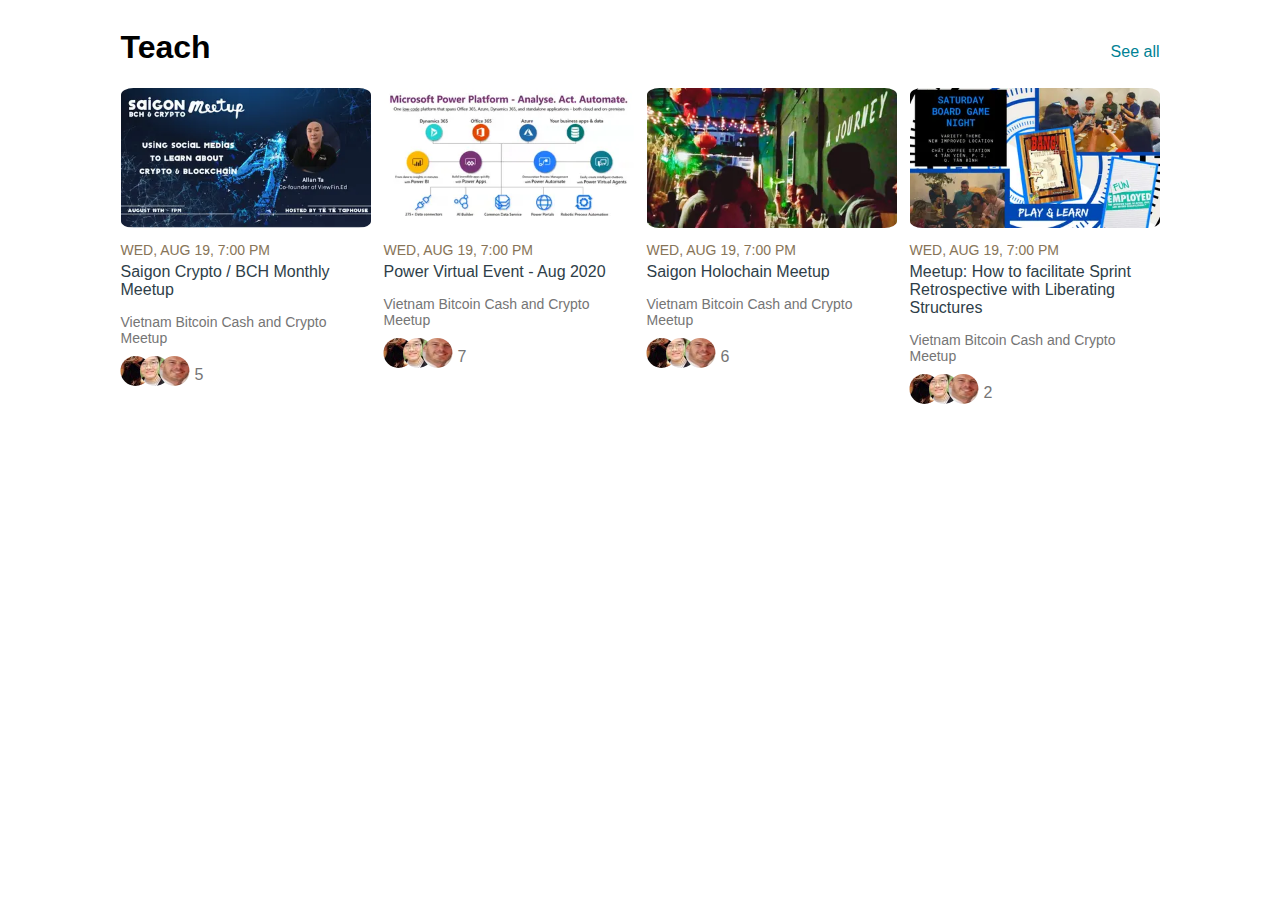
<file: Cpn-teach.html>
<!DOCTYPE html>
<html lang="en">
<head>
    <meta charset="UTF-8">
    <meta name="viewport" content="width=device-width, initial-scale=1.0">
    <title>Document</title>
    <link rel="stylesheet" href="./Cpn-teach.css">
</head>
<body>
    <div class="envent-title">
        <div class="name">
            <h1>Teach</h1>
        </div>
        <div class="seeall"><a class="link" href="#">See all</a></div>
    </div>
    <div class="content">
        <div class="event">
            <img src="./Cpn-event-near/anh1.jpg" alt="" class="anh">
            <div class="datemonth"> Wed, Aug 19, 7:00 PM </div>
            <div class="adress"> Saigon Crypto / BCH Monthly Meetup </div>
            <div class="title"> Vietnam Bitcoin Cash and Crypto Meetup</div>
            <div class="take-part-in">
                <div class="avatar">
                <img src="./Cpn-event-near/avatar1.jpg" alt="" class="avata1">
                <img src="./Cpn-event-near/avatar2.jpg" alt="" class="avata2">
                <img src="./Cpn-event-near/avatar3.jpg" alt="" class="avata3">
                </div>           
                <div class="number">5</div>
            </div>         
        </div>
        <div class="event">
            <img src="./Cpn-event-near/anh2.jpg" alt="" class="anh">
            <div class="datemonth"> Wed, Aug 19, 7:00 PM </div>
            <div class="adress"> Power Virtual Event - Aug 2020  </div>
            <div class="title"> Vietnam Bitcoin Cash and Crypto Meetup</div>
            <div class="take-part-in">
                <div class="avatar">
                <img src="./Cpn-event-near/avatar1.jpg" alt="" class="avata1">
                <img src="./Cpn-event-near/avatar2.jpg" alt="" class="avata2">
                <img src="./Cpn-event-near/avatar3.jpg" alt="" class="avata3">
                </div>           
                <div class="number">7</div>
            </div>         
        </div>
        <div class="event">
            <img src="./Cpn-event-near/anh3.jpg" alt="" class="anh">
            <div class="datemonth"> Wed, Aug 19, 7:00 PM </div>
            <div class="adress">Saigon Holochain Meetup </div>
            <div class="title"> Vietnam Bitcoin Cash and Crypto Meetup</div>
            <div class="take-part-in">
                <div class="avatar">
                <img src="./Cpn-event-near/avatar1.jpg" alt="" class="avata1">
                <img src="./Cpn-event-near/avatar2.jpg" alt="" class="avata2">
                <img src="./Cpn-event-near/avatar3.jpg" alt="" class="avata3">
                </div>           
                <div class="number">6</div>
            </div>         
        </div>
        <div class="event">
            <img src="./Cpn-event-near/anh4.jpg" alt="" class="anh">
            <div class="datemonth"> Wed, Aug 19, 7:00 PM </div>
            <div class="adress"> ​Meetup: How to facilitate Sprint Retrospective with Liberating Structures </div>
            <div class="title"> Vietnam Bitcoin Cash and Crypto Meetup</div>
            <div class="take-part-in">
                <div class="avatar">
                <img src="./Cpn-event-near/avatar1.jpg" alt="" class="avata1">
                <img src="./Cpn-event-near/avatar2.jpg" alt="" class="avata2">
                <img src="./Cpn-event-near/avatar3.jpg" alt="" class="avata3">
                </div>           
                <div class="number">2</div>
            </div>         
        </div>
    </div>
    
    
</body>
</html>
</file>
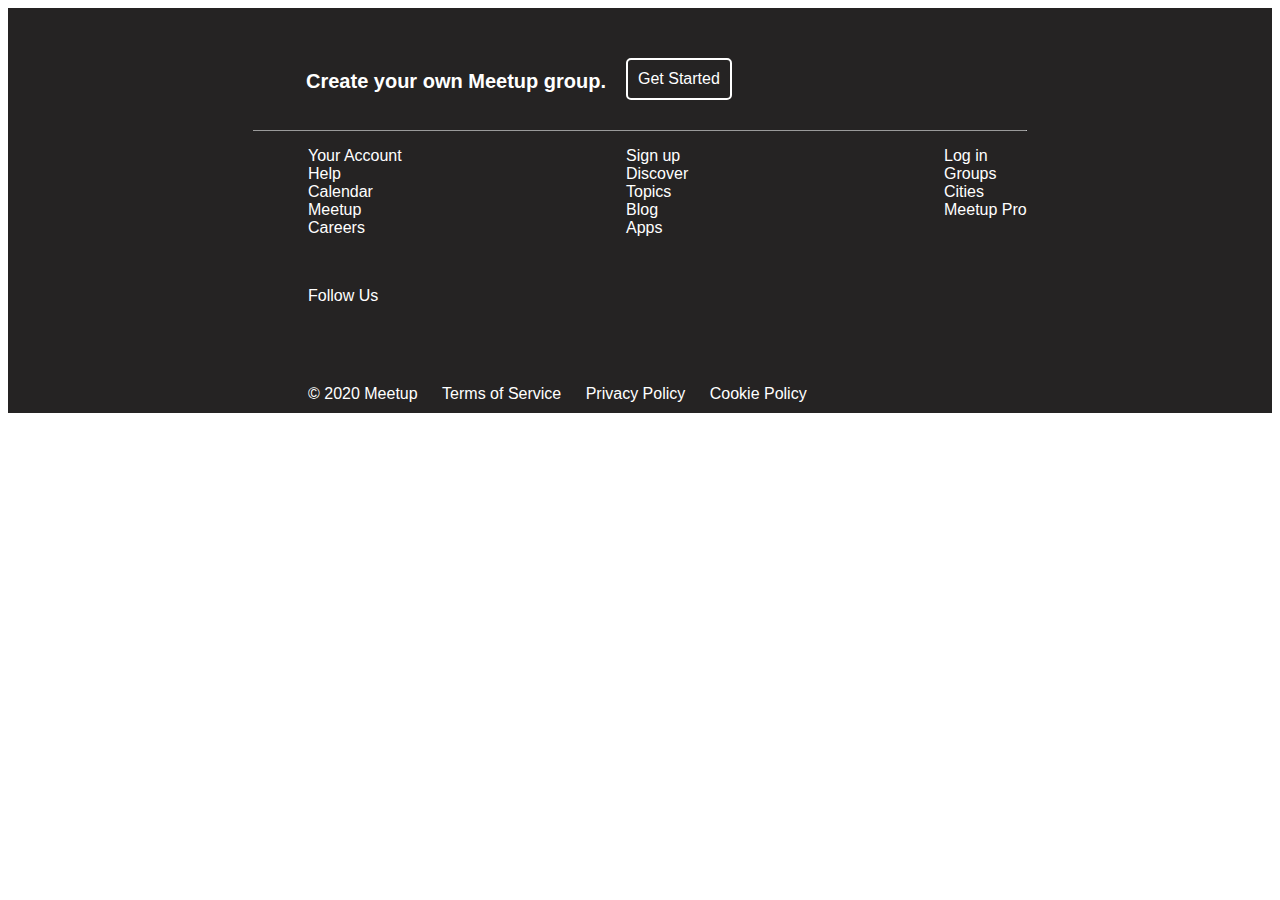
<file: footer.html>
<!DOCTYPE html>
<html lang="en">
<head>
    <meta charset="UTF-8">
    <meta name="viewport" content="width=device-width, initial-scale=1.0">
    <title>Document</title>
    <link rel="stylesheet" href="https://use.fontawesome.com/releases/v5.1.1/css/all.css" integrity="sha384-O8whS3fhG2OnA5Kas0Y9l3cfpmYjapjI0E4theH4iuMD+pLhbf6JI0jIMfYcK3yZ" crossorigin="anonymous">
    <link rel="stylesheet" href="./footer.css">
</head>
<body>
    <div class="content-footer">
        <div class="head">
            <p>Create your own Meetup group.</p>
            <span>Get Started</span>           
        </div>
        <hr  width="62%" size="1px" align="center"  />
        <ul class="list-item">
            <li>Your Account</li>
            <li>Sign up</li>
            <li>Log in</li>
            <li>Help</li>
            <li>Discover</li>
            <li>Groups</li>
            <li>Calendar</li>
            <li>Topics</li>
            <li>Cities</li>
            <li>Meetup</li>
            <li>Blog</li>
            <li>Meetup Pro</li>
            <li>Careers</li>
            <li>Apps</li>
        </ul>
        <div class="flow">
            <span>Follow Us</span>
        </div>
        
        <div class="icon">
            <div class="left">
                <i class="fab fa-facebook"></i>
                <i class="fab fa-twitter-square"></i>
                <i class="fab fa-youtube-square"></i>
                <i class="fab fa-instagram"></i>
            </div>
            <div class="right">
                <i class="fab fa-google-play"></i>
                <i class="fab fa-app-store-ios"></i>
            </div>
            
        </div>
        <div class="foot">
             <span>© 2020 Meetup</span>   
             <span>Terms of Service</span>   
             <span>Privacy Policy</span>   
             <span>Cookie Policy</span>   
        </div> 
        
    </div>
    
</body>
</html>
</file>
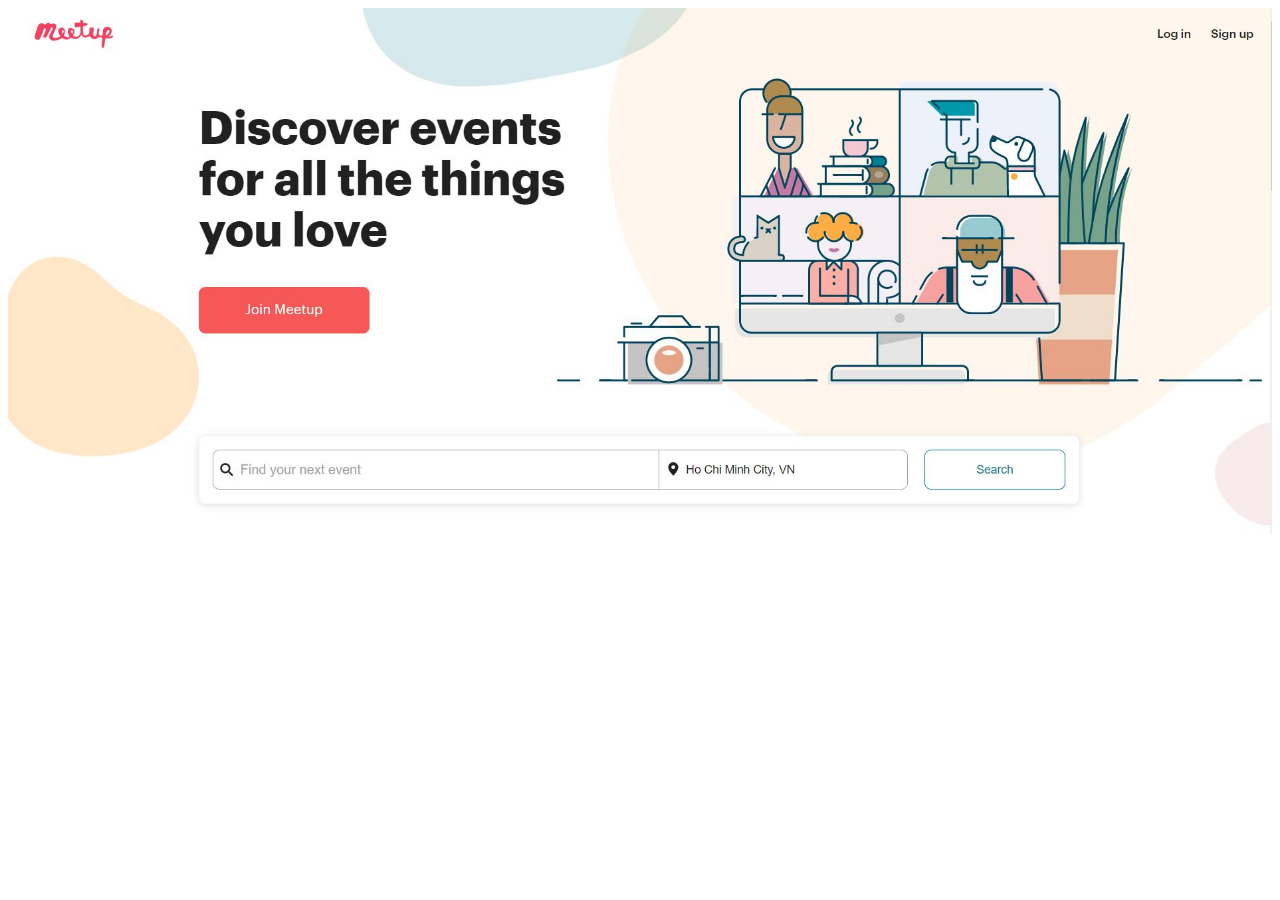
<file: header.html>
<!DOCTYPE html>
<html lang="en">
<head>
    <meta charset="UTF-8">
    <meta name="viewport" content="width=device-width, initial-scale=1.0">
    <title>Document</title>
    <link rel="stylesheet" href="./header.css">
</head>
<body>
    <img src="./header.JPG" alt="">
</body>
</html>
</file>
<file: layout.css>
.wrapper{
    display: grid;
    grid-template-columns:1fr;
}
.wrapper .main .teach{
    margin-top: 13rem;
}
.wrapper .main .event-browse{
    margin-top: 13rem;
}
.wrapper .footer{
    margin-top: 7rem;
}
</file>
<file: header.css>
img{
    width: 100%;
    height: 100%;
    margin: 0;
}
</file>
<file: Cpn-event-near.css>
.envent-title{
    display: flex;
    width: 1039px;
    justify-content: space-between;
    margin: auto;
}
.envent-title .name{
    font-weight: bold;
    font-family: Arial, Helvetica, sans-serif;
}
.envent-title .seeall .link{
    position: relative;
    text-decoration: none;
    font-family: Arial, Helvetica, sans-serif;
    bottom: -35px;
    color: #008294;

}
.envent-title:hover .seeall{
    text-decoration: underline;
}



.content{
    display: flex;
    width: 1039px;
    justify-content: space-between;
    flex-wrap: wrap;
    margin:auto;
}
.event{
    font-family: Arial, Helvetica, sans-serif;
    width: 250px;
    height: 140px;
    
}
.event .anh{
    border-radius:5%;
    width: 100%;
 
}
.event .datemonth{
    text-transform: uppercase;
    margin-top: 10px;
    color: #877457;
    font-size: 14px;
}
.event .adress{
    font-weight: 500;
    color:#2E3E48;
    font-size: 16px;
    margin-top: 5px;

}
.event .title{
    color: #757575;
    font-size: 14px;
    margin-top: 15px;
}
.event .take-part-in{
    display: flex;
}
.event .take-part-in .avatar {
        position: relative;
        right: 10px;
}
.event .take-part-in .avatar .avata1,.avata2,.avata3{
    width: 50px;
    height: 50px;
    clip-path: circle(15px at 50% 50%);
    
}
.event .take-part-in .avatar .avata2{
    position: relative;
    right:35px ; 
    
}
.event .take-part-in .avatar .avata3{
    position: relative;
    right:70px ; 
    
}

.event .take-part-in .number{
    color: #757575;
    font-size: 16px;
    position: relative;
    right: 85px;
    bottom: -20px;
}
</file>
<file: Cpn-teach.css>
.envent-title{
    display: flex;
    width: 1039px;
    justify-content: space-between;
    margin: auto;
}
.envent-title .name{
    font-weight: bold;
    font-family: Arial, Helvetica, sans-serif;
}
.envent-title .seeall .link{
    position: relative;
    text-decoration: none;
    font-family: Arial, Helvetica, sans-serif;
    bottom: -35px;
    color: #008294;

}
.envent-title:hover .seeall{
    text-decoration: underline;
}



.content{
    display: flex;
    width: 1039px;
    justify-content: space-between;
    flex-wrap: wrap;
    margin:auto;
}
.event{
    font-family: Arial, Helvetica, sans-serif;
    width: 250px;
    height: 140px;
    
}
.event .anh{
    border-radius:5%;
    width: 100%;
 
}
.event .datemonth{
    text-transform: uppercase;
    margin-top: 10px;
    color: #877457;
    font-size: 14px;
}
.event .adress{
    font-weight: 500;
    color:#2E3E48;
    font-size: 16px;
    margin-top: 5px;

}
.event .title{
    color: #757575;
    font-size: 14px;
    margin-top: 15px;
}
.event .take-part-in{
    display: flex;
}
.event .take-part-in .avatar {
        position: relative;
        right: 10px;
}
.event .take-part-in .avatar .avata1,.avata2,.avata3{
    width: 50px;
    height: 50px;
    clip-path: circle(15px at 50% 50%);
    
}
.event .take-part-in .avatar .avata2{
    position: relative;
    right:35px ; 
    
}
.event .take-part-in .avatar .avata3{
    position: relative;
    right:70px ; 
    
}

.event .take-part-in .number{
    color: #757575;
    font-size: 16px;
    position: relative;
    right: 85px;
    bottom: -20px;
}
</file>
<file: Cpn-browse-event.css>
.content{
    display: flex;
    width: 1060px;
    justify-content: space-between;
    flex-wrap: wrap;
    margin: auto;
}
.nameevent h3{
    font-family: Arial, Helvetica, sans-serif;
    margin-left: 13.5rem;
    margin-bottom: 2rem;
}
.card {
    background-color:white;  
    width: 318px;
    height: 50px; 
    border-radius: 10px ;
    display: flex;
    box-shadow: .2px .2px 4px rgba(0, 0, 0, .2);
    cursor: pointer;
    margin-bottom: 1.5rem;
    transition: 0.2;
}
.card:hover {
    box-shadow: .2px .2px 8px rgba(0, 0, 0, .5);
}
.card .anh{
    width: 88.89px;
    height: 50px; 
    border-radius: 10px 0 0 10px;
    
}
.card .title{
    margin-left: 2rem;  
}
</file>
<file: footer.css>
.content-footer{
    font-family: Arial, Helvetica, sans-serif;
    background-color: rgb(37, 35, 35);
    color: white;
    padding: 10px;
}
.content-footer .head {
    margin-top: 2rem;
    font-size: 20px;
    display: flex;
    position: relative;
}
.content-footer .head p{
    font-weight: 700;
    position: absolute;
    margin-left: 18rem;
}
.content-footer .head span{
    position:absolute;  
    font-size: 16px;
    border: 2px solid white;
    padding: 10px;
    border-radius: 5px;
    margin-left: 38rem;
    margin-top: 0.5rem;
}
.content-footer hr{
    margin-top: 5rem;
}
.content-footer .list-item{
    list-style: none;
    display: grid;
    grid-template-columns: 1fr 1fr 1fr;
    margin-left: 250px;
}
.content-footer .flow {
    margin-top: 50px;  
    margin-left: 290px;
}
.content-footer .foot{
    margin-top: 80px;
    margin-left: 280px;
}
.content-footer .foot span{
    padding: 10px;
}
.content-footer .icon .left{
    margin-top: 30px;
    margin-left: 290px;
}
.content-footer .icon .left i{
    padding: 10px;
}
.content-footer .icon {
    display: flex   ;
    position: relative;
}
.content-footer .icon .left {
    position: absolute;
    
}
.content-footer .icon .right {
    margin-left: 73rem;
    position: absolute;
}
.content-footer .icon .right i{
    
    padding: 10px;
}
</file>
<file: public/layout.css>
.wrapper{
    display: grid;
    grid-template-columns:1fr;
}
.wrapper .main .teach{
    margin-top: 13rem;
}
.wrapper .main .event-browse{
    margin-top: 15rem;
}
.wrapper .footer{
    margin-top: 7rem;
}
</file>
<file: public/header.css>
img{
    width: 100%;
    height: 100%;
    margin: 0;
}
</file>
<file: public/Cpn-event-near.css>
.envent-title{
    display: flex;
    width: 1039px;
    justify-content: space-between;
    margin: auto;
}
.envent-title .name{
    font-weight: bold;
    font-family: Arial, Helvetica, sans-serif;
}
.envent-title .seeall .link{
    position: relative;
    text-decoration: none;
    font-family: Arial, Helvetica, sans-serif;
    bottom: -35px;
    color: #008294;

}
.envent-title:hover .seeall{
    text-decoration: underline;
}



.content{
    display: flex;
    width: 1039px;
    justify-content: space-between;
    flex-wrap: wrap;
    margin:auto;
}
.event{
    font-family: Arial, Helvetica, sans-serif;
    width: 250px;
    height: 140px;
    
}
.event .anh{
    border-radius:5%;
    width: 100%;
 
}
.event .datemonth{
    text-transform: uppercase;
    margin-top: 10px;
    color: #877457;
    font-size: 14px;
}
.event .adress{
    font-weight: 500;
    color:#2E3E48;
    font-size: 16px;
    margin-top: 5px;

}
.event .title{
    color: #757575;
    font-size: 14px;
    margin-top: 15px;
}
.event .take-part-in{
    display: flex;
}
.event .take-part-in .avatar {
        position: relative;
        right: 10px;
}
.event .take-part-in .avatar .avata1,.avata2,.avata3{
    width: 50px;
    height: 50px;
    clip-path: circle(15px at 50% 50%);
    
}
.event .take-part-in .avatar .avata2{
    position: relative;
    right:35px ; 
    
}
.event .take-part-in .avatar .avata3{
    position: relative;
    right:70px ; 
    
}

.event .take-part-in .number{
    color: #757575;
    font-size: 16px;
    position: relative;
    right: 85px;
    bottom: -20px;
}
</file>
<file: public/Cpn-teach.css>
.envent-title{
    display: flex;
    width: 1039px;
    justify-content: space-between;
    margin: auto;
}
.envent-title .name{
    font-weight: bold;
    font-family: Arial, Helvetica, sans-serif;
}
.envent-title .seeall .link{
    position: relative;
    text-decoration: none;
    font-family: Arial, Helvetica, sans-serif;
    bottom: -35px;
    color: #008294;

}
.envent-title:hover .seeall{
    text-decoration: underline;
}



.content{
    display: flex;
    width: 1039px;
    justify-content: space-between;
    flex-wrap: wrap;
    margin:auto;
}
.event{
    font-family: Arial, Helvetica, sans-serif;
    width: 250px;
    height: 140px;
    
}
.event .anh{
    border-radius:5%;
    width: 100%;
 
}
.event .datemonth{
    text-transform: uppercase;
    margin-top: 10px;
    color: #877457;
    font-size: 14px;
}
.event .adress{
    font-weight: 500;
    color:#2E3E48;
    font-size: 16px;
    margin-top: 5px;

}
.event .title{
    color: #757575;
    font-size: 14px;
    margin-top: 15px;
}
.event .take-part-in{
    display: flex;
}
.event .take-part-in .avatar {
        position: relative;
        right: 10px;
}
.event .take-part-in .avatar .avata1,.avata2,.avata3{
    width: 50px;
    height: 50px;
    clip-path: circle(15px at 50% 50%);
    
}
.event .take-part-in .avatar .avata2{
    position: relative;
    right:35px ; 
    
}
.event .take-part-in .avatar .avata3{
    position: relative;
    right:70px ; 
    
}

.event .take-part-in .number{
    color: #757575;
    font-size: 16px;
    position: relative;
    right: 85px;
    bottom: -20px;
}
</file>
<file: public/Cpn-browse-event.css>
.content{
    display: flex;
    width: 1060px;
    justify-content: space-between;
    flex-wrap: wrap;
    margin: auto;
}
.nameevent h3{
    font-family: Arial, Helvetica, sans-serif;
    margin-left: 13.5rem;
    margin-bottom: 2rem;
}
.card {
    background-color:white;  
    width: 318px;
    height: 50px; 
    border-radius: 10px ;
    display: flex;
    box-shadow: .2px .2px 4px rgba(0, 0, 0, .2);
    cursor: pointer;
    margin-bottom: 1.5rem;
    transition: 0.2;
}
.card:hover {
    box-shadow: .2px .2px 8px rgba(0, 0, 0, .5);
}
.card .anh{
    width: 88.89px;
    height: 50px; 
    border-radius: 10px 0 0 10px;
    
}
.card .title{
    margin-left: 2rem;  
}
</file>
<file: public/footer.css>
.content-footer{
    font-family: Arial, Helvetica, sans-serif;
    background-color: rgb(37, 35, 35);
    color: white;
    padding: 10px;
}
.content-footer .head {
    margin-top: 2rem;
    font-size: 20px;
    display: flex;
    position: relative;
}
.content-footer .head p{
    font-weight: 700;
    position: absolute;
    margin-left: 18rem;
}
.content-footer .head span{
    position:absolute;  
    font-size: 16px;
    border: 2px solid white;
    padding: 10px;
    border-radius: 5px;
    margin-left: 38rem;
    margin-top: 0.5rem;
}
.content-footer hr{
    margin-top: 5rem;
}
.content-footer .list-item{
    list-style: none;
    display: grid;
    grid-template-columns: 1fr 1fr 1fr;
    margin-left: 250px;
}
.content-footer .flow {
    margin-top: 50px;  
    margin-left: 290px;
}
.content-footer .foot{
    margin-top: 80px;
    margin-left: 280px;
}
.content-footer .foot span{
    padding: 10px;
}
.content-footer .icon .left{
    margin-top: 30px;
    margin-left: 290px;
}
.content-footer .icon .left i{
    padding: 10px;
}
.content-footer .icon {
    display: flex   ;
    position: relative;
}
.content-footer .icon .left {
    position: absolute;
    
}
.content-footer .icon .right {
    margin-left: 73rem;
    position: absolute;
}
.content-footer .icon .right i{
    
    padding: 10px;
}
</file>
